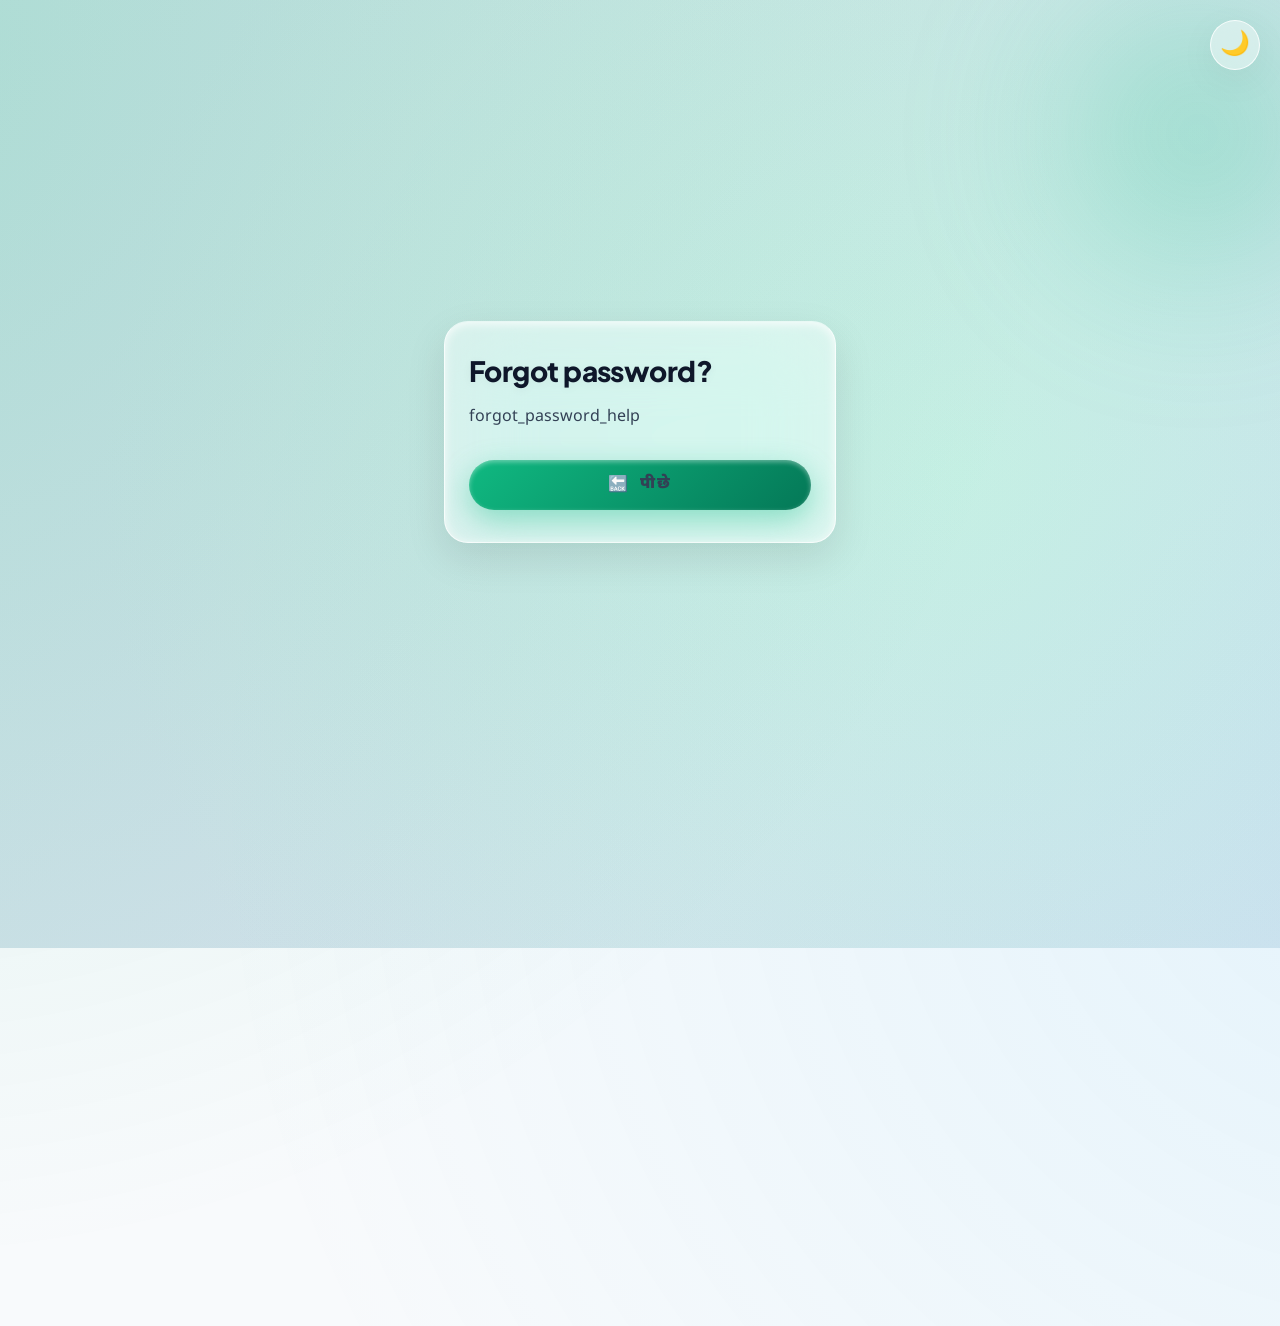
<file: farming-assistant/frontend/forgot-password.html>
<!DOCTYPE html>
<html lang="hi">
<head>
  <meta charset="UTF-8" />
  <meta name="viewport" content="width=device-width, initial-scale=1.0" />
  <title>FarmSaathi</title>
  <link rel="stylesheet" href="css/main.css" />
  <link rel="stylesheet" href="css/components.css" />
  <link rel="stylesheet" href="css/farmer-theme.css" />
  <link rel="stylesheet" href="css/visual-saas.css" />
  <link rel="stylesheet" href="css/design-system-3d.css" />
  <link rel="stylesheet" href="css/force-antigravity.css" />
</head>
<body class="auth-panel-wrap">
  <button class="theme-toggle-fab" aria-label="Toggle Theme">🌙</button>

  <div class="page-container" style="max-width: 440px; margin: 0 auto; min-height: 100vh; display: flex; align-items: center">
    <main class="auth-panel section glass-card" style="width: 100%; padding: var(--space-4) var(--space-3); position:relative; z-index:10;">
      <h1 data-i18n="forgot_password">Forgot Password?</h1>
      <p data-i18n="forgot_password_help">कृपया सपोर्ट से संपर्क करें या नया खाता बनाएं।</p>
      <a class="btn btn-primary btn--block" href="login.html" style="margin-top: var(--space-2); text-decoration: none">
        <span>🔙</span><span data-i18n="back">Back</span>
      </a>
    </main>
  </div>
    <script src="js/theme.js"></script>
  <script src="js/ui.js"></script>
  <script src="js/app.js"></script>
    <script>
    document.addEventListener("DOMContentLoaded", () => applyTranslations(document));
  </script>
  <script src="js/translations.js"></script>
  <script src="js/main.js"></script>
</body>
</html>
</file>
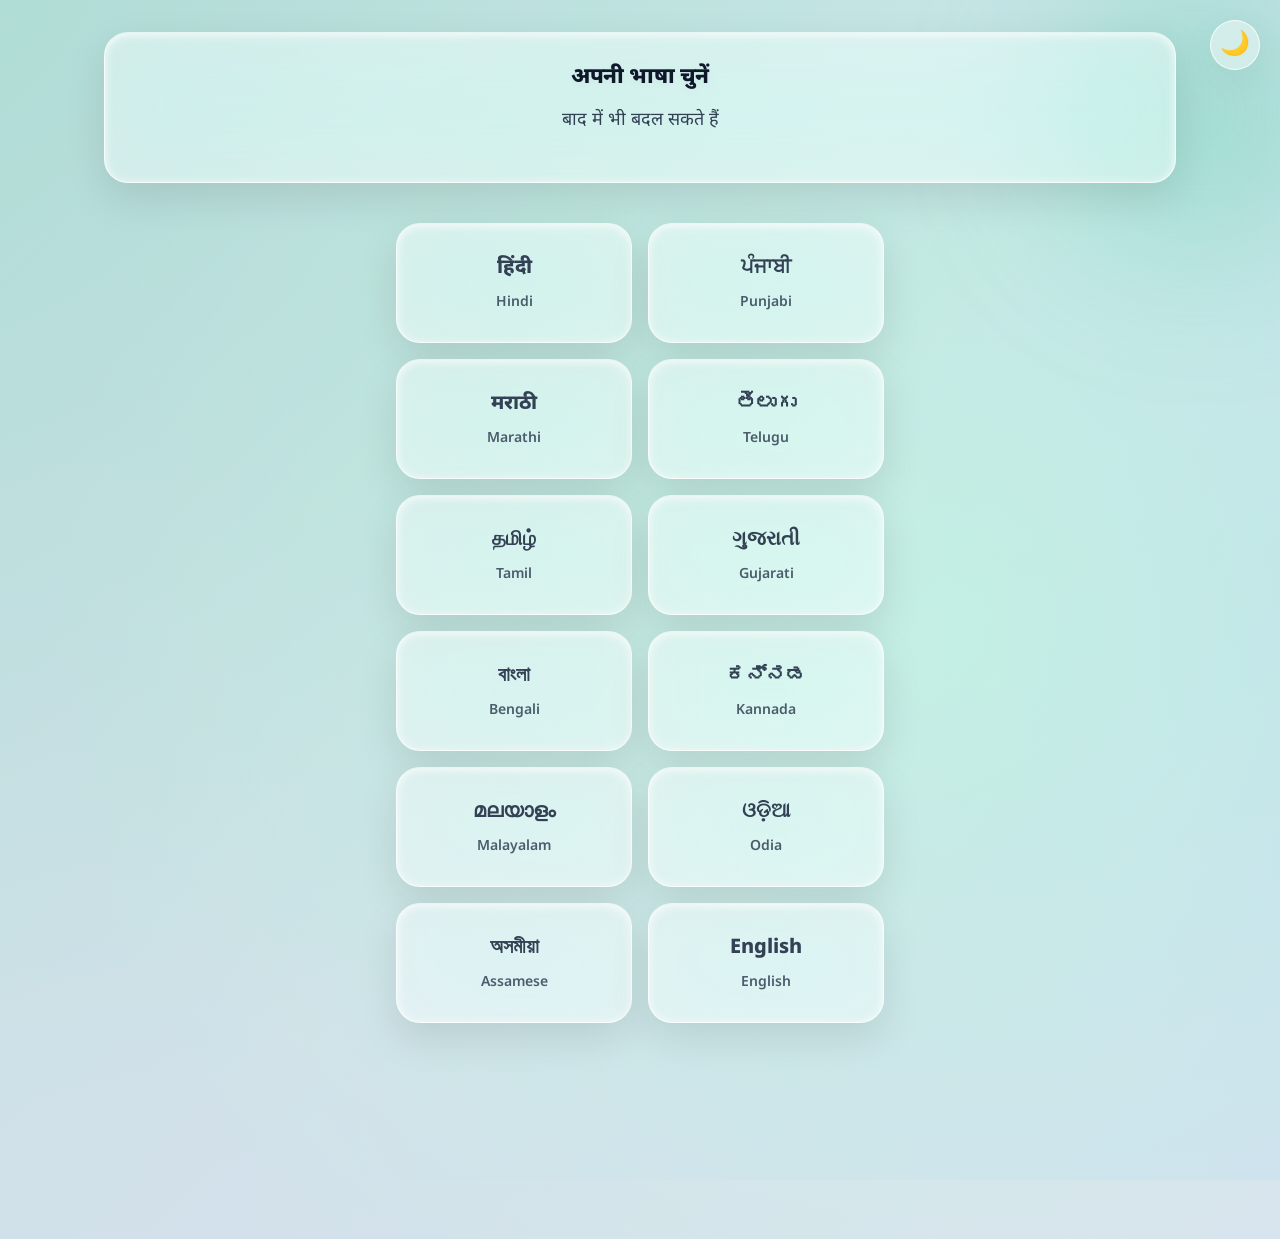
<file: farming-assistant/frontend/language-select.html>
<!DOCTYPE html>
<html lang="hi">
<head>
  <meta charset="UTF-8" />
  <meta name="viewport" content="width=device-width, initial-scale=1.0" />
  <title data-i18n="lang_title">Language</title>
  <link rel="stylesheet" href="css/main.css" />
  <link rel="stylesheet" href="css/components.css" />
  <link rel="stylesheet" href="css/farmer-theme.css" />
  <link rel="stylesheet" href="css/visual-saas.css" />
  <link rel="stylesheet" href="css/design-system-3d.css" />
  <link rel="stylesheet" href="css/force-antigravity.css" />
</head>
<body>
  <button class="theme-toggle-fab" aria-label="Toggle Theme">🌙</button>

  <div class="page-container">
    <main class="hero section glass-card" style="text-align: center; padding: var(--space-4) var(--space-3); margin-top: var(--space-2)">
      <h1 data-i18n="lang_title">Choose language</h1>
      <p data-i18n="lang_sub" style="font-size: 18px"></p>
    </main>
    <div class="lang-grid section" id="lang-grid"></div>
  </div>
    <script src="js/theme.js"></script>
  <script src="js/ui.js"></script>
  <script src="js/app.js"></script>
    <script>
    const COLORS = ["#FFCDD2","#F8BBD9","#E1BEE7","#D1C4E9","#C5CAE9","#BBDEFB","#B3E5FC","#B2EBF2","#C8E6C9","#DCEDC8","#FFF9C4","#FFE0B2"];
    const LANGS = [
      { code: "hi", native: "हिंदी", region: "Hindi" },
      { code: "pa", native: "ਪੰਜਾਬੀ", region: "Punjabi" },
      { code: "mr", native: "मराठी", region: "Marathi" },
      { code: "te", native: "తెలుగు", region: "Telugu" },
      { code: "ta", native: "தமிழ்", region: "Tamil" },
      { code: "gu", native: "ગુજરાતી", region: "Gujarati" },
      { code: "bn", native: "বাংলা", region: "Bengali" },
      { code: "kn", native: "ಕನ್ನಡ", region: "Kannada" },
      { code: "ml", native: "മലയാളം", region: "Malayalam" },
      { code: "or", native: "ଓଡ଼ିଆ", region: "Odia" },
      { code: "as", native: "অসমীয়া", region: "Assamese" },
      { code: "en", native: "English", region: "English" },
    ];
    document.addEventListener("DOMContentLoaded", () => {
      applyTranslations(document);
      const grid = document.getElementById("lang-grid");
      LANGS.forEach((L, i) => {
        const b = document.createElement("button");
        b.type = "button";
        b.className = "lang-card glass-card";
        b.style.background = COLORS[i % COLORS.length];
        b.innerHTML = "<span>" + L.native + "</span><span class=\"region\">" + L.region + "</span>";
        b.addEventListener("click", () => {
          localStorage.setItem("selectedLanguage", L.code);
          window.showToast?.("success", L.native);
          setTimeout(() => {
            window.location.href = "login.html";
          }, 400);
        });
        grid.appendChild(b);
      });
    });
  </script>
  <script src="js/translations.js"></script>
  <script src="js/main.js"></script>
</body>
</html>
</file>
<file: farming-assistant/frontend/css/main.css>
@import url("themes.css");
@import url("responsive.css");

*,
*::before,
*::after {
  box-sizing: border-box;
}

body {
  margin: 0;
  min-height: 100vh;
  padding-bottom: 100px;
  position: relative;
  overflow-x: hidden;
}

/* Atmospheric page background */
body::before {
  content: "";
  position: fixed;
  inset: 0;
  z-index: -2;
  background: var(--gradient-mesh), var(--bg-primary);
  pointer-events: none;
}

body::after {
  content: "";
  position: fixed;
  inset: 0;
  z-index: -1;
  background: var(--gradient-primary-soft);
  opacity: 0.85;
  pointer-events: none;
}

@keyframes fs-fade-up {
  from {
    opacity: 0;
    transform: translateY(12px);
  }
  to {
    opacity: 1;
    transform: translateY(0);
  }
}

.fs-app .page-main,
.fs-app .page-main-tight,
.fs-app .dash-content,
.fs-app .finance-cards,
.fs-app .page-title-bar,
.dash-content,
.page-main,
.page-main-tight {
  animation: fs-fade-up 0.55s var(--ease-out) both;
}

/* —— Buttons —— */
button,
.btn,
.btn-block {
  min-height: var(--btn-height);
  font-size: var(--font-size-base);
  font-weight: 700;
  font-family: var(--font-display);
  border-radius: var(--radius-md);
  padding: 0 var(--space-3);
  cursor: pointer;
  border: none;
  transition:
    transform 0.2s var(--ease-spring),
    box-shadow 0.25s var(--ease-out),
    filter 0.2s ease;
  display: inline-flex;
  align-items: center;
  justify-content: center;
  gap: 8px;
}

.btn-block {
  width: 100%;
}

.btn-green {
  background: var(--gradient-primary);
  color: var(--text-on-primary);
  box-shadow: var(--shadow-glow-primary);
}

.btn-green:hover {
  transform: translateY(-2px);
  filter: brightness(1.05);
  box-shadow: 0 12px 36px rgba(5, 150, 105, 0.35);
}

.btn-green:active {
  transform: scale(0.97) translateY(0);
}

.btn-red {
  background: linear-gradient(135deg, #fb7185, var(--danger));
  color: #fff;
  box-shadow: 0 6px 24px rgba(239, 68, 68, 0.35);
}

.btn-red:hover {
  transform: translateY(-2px);
  filter: brightness(1.06);
}

.btn-red:active {
  transform: scale(0.97);
}

/* Voice FAB - DISABLED (Replaced by Chatbot Widget) */
#voice-btn {
  display: none !important;
}

@keyframes pulse-red-mic {
  to {
    box-shadow: 0 0 0 28px rgba(239, 68, 68, 0);
  }
}

@keyframes pulse-orange {
  to {
    box-shadow: 0 0 0 28px rgba(245, 158, 11, 0);
  }
}

@keyframes plant-grow {
  0% {
    transform: scaleY(0.5);
    opacity: 0;
    filter: blur(4px);
  }
  50% {
    transform: scaleY(1.08);
    filter: blur(0);
  }
  100% {
    transform: scaleY(1);
    opacity: 1;
    filter: blur(0);
  }
}

.plant-loader {
  font-size: 80px;
  display: inline-block;
  transform-origin: bottom center;
  animation: plant-grow 1.5s var(--ease-spring) infinite alternate;
}

.voice-bubbles {
  position: fixed;
  bottom: 170px;
  right: 20px;
  max-width: 320px;
  z-index: 998;
  display: flex;
  flex-direction: column;
  gap: var(--space-2);
}

.voice-bubble {
  padding: var(--space-2) var(--space-3);
  border-radius: var(--radius-xl);
  font-size: var(--font-size-base);
  box-shadow: var(--shadow-md);
  animation: bubble-in 0.45s var(--ease-out) forwards;
  opacity: 0;
  transform: translateY(12px) scale(0.96);
}

@keyframes bubble-in {
  to {
    opacity: 1;
    transform: translateY(0) scale(1);
  }
}

.voice-bubble.user {
  background: var(--bg-elevated);
  border: var(--glass-border);
  border-bottom-right-radius: 6px;
  align-self: flex-end;
  backdrop-filter: var(--glass-blur);
}

.voice-bubble.ai {
  background: var(--gradient-primary-soft);
  border: var(--border-color);
  border-bottom-left-radius: 6px;
  align-self: flex-start;
}

.hidden {
  display: none !important;
}

.err {
  color: var(--danger);
  font-size: var(--font-size-sm);
  margin-top: var(--space-1);
  font-weight: 600;
}


/* Voice Chat History */
#voice-chat-history {
  display: flex;
  flex-direction: column;
  gap: var(--space-2);
}

.voice-msg {
  padding: var(--space-2) var(--space-3);
  border-radius: var(--radius-lg);
  font-size: var(--font-size-base);
  line-height: 1.5;
  word-wrap: break-word;
  animation: msg-slide-in 0.3s var(--ease-out) forwards;
}

@keyframes msg-slide-in {
  from {
    opacity: 0;
    transform: translateY(8px);
  }
  to {
    opacity: 1;
    transform: translateY(0);
  }
}

.user-msg {
  background: var(--color-primary);
  color: white;
  margin-left: auto;
  max-width: 85%;
  border-radius: 16px 4px 16px 16px;
  box-shadow: 0 2px 8px rgba(5, 150, 105, 0.2);
}

.ai-msg {
  background: var(--color-surface);
  color: var(--text-primary);
  margin-right: auto;
  max-width: 85%;
  border-radius: 4px 16px 16px 16px;
  border: 1px solid var(--color-border);
  box-shadow: 0 2px 8px rgba(0, 0, 0, 0.08);
}

.loading-msg {
  display: flex;
  align-items: center;
  justify-content: center;
  min-height: 44px;
}

.loading-dots {
  font-size: 20px;
  letter-spacing: 4px;
  animation: dots-pulse 1.4s infinite;
}

@keyframes dots-pulse {
  0%, 60%, 100% {
    opacity: 0.3;
  }
  30% {
    opacity: 1;
  }
}

/* Voice Toast Stack */
.voice-toast-stack {
  position: fixed;
  bottom: 170px;
  right: 20px;
  max-width: 320px;
  z-index: 998;
  display: flex;
  flex-direction: column;
  gap: var(--space-2);
  pointer-events: none;
}

.voice-toast {
  padding: var(--space-2) var(--space-3);
  border-radius: var(--radius-lg);
  font-size: var(--font-size-sm);
  box-shadow: var(--shadow-md);
  opacity: 0;
  transform: translateY(20px) scale(0.9);
  transition: all 0.3s var(--ease-out);
  pointer-events: auto;
}

.voice-toast.show {
  opacity: 1;
  transform: translateY(0) scale(1);
}

.voice-toast.user {
  background: var(--color-primary);
  color: white;
  align-self: flex-end;
}

.voice-toast.ai {
  background: var(--color-surface);
  color: var(--text-primary);
  border: 1px solid var(--color-border);
  align-self: flex-start;
}


/* ========== DISEASE RESULT ENHANCEMENTS ========== */

.disease-result-card {
  padding: var(--space-4);
  animation: result-fade-in 0.6s ease-out;
}

@keyframes result-fade-in {
  from {
    opacity: 0;
    transform: translateY(20px) scale(0.95);
  }
  to {
    opacity: 1;
    transform: translateY(0) scale(1);
  }
}

.result-header {
  text-align: center;
  margin-bottom: var(--space-4);
}

.result-icon-large {
  font-size: 64px;
  margin-bottom: var(--space-2);
  animation: icon-bounce 0.6s ease-out;
}

@keyframes icon-bounce {
  0%, 100% {
    transform: scale(1);
  }
  50% {
    transform: scale(1.1);
  }
}

.result-title {
  font-size: 24px;
  font-weight: 800;
  margin: var(--space-2) 0;
  color: var(--text-primary);
  line-height: 1.3;
}

.status-badge {
  display: inline-block;
  padding: 6px 16px;
  border-radius: 20px;
  font-size: 14px;
  font-weight: 700;
  margin-top: var(--space-2);
}

.status-healthy {
  background: #E8F5E9;
  color: #2E7D32;
  border: 2px solid #4CAF50;
}

.status-attention {
  background: #FFF3E0;
  color: #E65100;
  border: 2px solid #FF9800;
}

.crop-info {
  background: var(--color-surface);
  padding: var(--space-2) var(--space-3);
  border-radius: 12px;
  margin-bottom: var(--space-3);
  border-left: 4px solid var(--color-primary);
  font-size: 16px;
}

.confidence-section {
  margin: var(--space-3) 0;
  padding: var(--space-3);
  background: var(--color-surface);
  border-radius: 16px;
  box-shadow: 0 2px 12px rgba(0, 0, 0, 0.08);
}

.conf-label {
  display: flex;
  justify-content: space-between;
  align-items: center;
  margin-bottom: var(--space-2);
  font-weight: 600;
}

.conf-value {
  font-size: 24px;
  font-weight: 800;
  color: var(--color-primary);
}

.conf-bar-wrap {
  height: 12px;
  background: #E0E0E0;
  border-radius: 20px;
  overflow: hidden;
  position: relative;
}

.conf-bar {
  height: 100%;
  width: 0;
  border-radius: 20px;
  transition: width 0.8s cubic-bezier(0.4, 0, 0.2, 1);
  box-shadow: 0 2px 8px rgba(0, 0, 0, 0.2);
}

.ai-advice-section {
  background: linear-gradient(135deg, #E3F2FD 0%, #F3E5F5 100%);
  padding: var(--space-3);
  border-radius: 16px;
  margin: var(--space-3) 0;
  border-left: 4px solid #1976D2;
}

.ai-advice-section h3 {
  margin: 0 0 var(--space-2) 0;
  font-size: 18px;
  font-weight: 700;
  color: #1565C0;
}

.ai-advice-section p {
  margin: 0;
  line-height: 1.6;
  color: #424242;
}

.top-predictions {
  background: var(--color-surface);
  padding: var(--space-3);
  border-radius: 12px;
  margin: var(--space-3) 0;
  border: 1px solid var(--color-border);
}

.top-predictions h4 {
  margin: 0 0 var(--space-2) 0;
  font-size: 16px;
  font-weight: 700;
  color: var(--text-secondary);
}

.top-predictions ul {
  list-style: none;
  padding: 0;
  margin: 0;
}

.top-predictions li {
  padding: var(--space-2) 0;
  border-bottom: 1px solid var(--color-border);
  display: flex;
  justify-content: space-between;
  align-items: center;
}

.top-predictions li:last-child {
  border-bottom: none;
}

.pred-conf {
  font-weight: 700;
  color: var(--text-secondary);
  font-size: 14px;
}

.info-details {
  margin: var(--space-2) 0;
  border: 1px solid var(--color-border);
  border-radius: 12px;
  overflow: hidden;
  background: var(--color-surface);
}

.info-details summary {
  padding: var(--space-2) var(--space-3);
  cursor: pointer;
  font-weight: 700;
  background: var(--color-surface);
  transition: background 0.2s ease;
  user-select: none;
}

.info-details summary:hover {
  background: var(--color-border);
}

.info-details p {
  padding: var(--space-2) var(--space-3);
  margin: 0;
  line-height: 1.6;
  border-top: 1px solid var(--color-border);
}

.helpline-btn {
  margin-top: var(--space-4);
  font-size: 16px;
  padding: var(--space-3);
  border-radius: 12px;
}

/* ========== LOADING STATE ========== */
.loading-state {
  text-align: center;
  padding: var(--space-5);
  animation: fade-in 0.3s ease-out;
}

.loading-spinner {
  display: flex;
  flex-direction: column;
  align-items: center;
  gap: var(--space-2);
}

.spinner-icon {
  font-size: 64px;
  animation: plant-grow 1.5s var(--ease-spring) infinite alternate;
}

.spinner-text {
  font-size: 20px;
  font-weight: 700;
  color: var(--text-primary);
}

.spinner-subtext {
  font-size: 14px;
  color: var(--text-secondary);
  animation: pulse 1.5s infinite;
}

@keyframes fade-in {
  from { opacity: 0; }
  to { opacity: 1; }
}

/* ========== ERROR STATE ========== */
.error-state {
  text-align: center;
  padding: var(--space-4);
  animation: fade-in 0.3s ease-out;
}

.error-icon {
  font-size: 64px;
  margin-bottom: var(--space-2);
}

.error-title {
  font-size: 24px;
  font-weight: 800;
  color: var(--danger);
  margin-bottom: var(--space-2);
}

.error-message {
  font-size: 16px;
  color: var(--text-secondary);
  margin-bottom: var(--space-3);
  line-height: 1.6;
}

.error-help {
  background: rgba(239, 68, 68, 0.05);
  padding: var(--space-3);
  border-radius: 12px;
  margin-bottom: var(--space-3);
  text-align: left;
}

.error-help p {
  font-weight: 700;
  margin-bottom: var(--space-1);
}

.error-help ul {
  margin: 0;
  padding-left: var(--space-3);
  color: var(--text-secondary);
}

.error-help li {
  margin-bottom: 4px;
}
</file>
<file: farming-assistant/frontend/css/components.css>
/* Layout: header, cards, bottom nav, forms */
.app-header {
  position: sticky;
  top: 0;
  z-index: 50;
  display: flex;
  align-items: center;
  justify-content: space-between;
  padding: 12px 16px;
  background: var(--color-primary);
  color: #fff;
  min-height: 64px;
}

.app-header .brand {
  display: flex;
  align-items: center;
  gap: 10px;
  font-size: 22px;
  font-weight: 800;
}

.app-header .brand .logo {
  font-size: 40px;
  line-height: 1;
}

.header-actions {
  display: flex;
  gap: 12px;
  align-items: center;
}

.icon-btn {
  min-height: 48px;
  min-width: 48px;
  padding: 0;
  border-radius: var(--radius-md);
  background: rgba(255, 255, 255, 0.2);
  color: #fff;
  font-size: 28px;
}

.hero {
  padding: var(--spacing-md);
}

.hero h1 {
  font-size: var(--font-size-xl);
  margin: 0 0 8px;
}

.nav-grid {
  display: grid;
  grid-template-columns: 1fr 1fr;
  gap: 16px;
  padding: 16px;
  max-width: 560px;
  margin: 0 auto;
}

.nav-card {
  height: 160px;
  border-radius: var(--radius-lg);
  background: linear-gradient(135deg, var(--color-primary-light), var(--color-primary)); color: #fff;
  box-shadow: var(--shadow-md);
  display: flex;
  flex-direction: column;
  align-items: center;
  justify-content: center;
  gap: 8px;
  text-decoration: none;
  color: var(--text-on-primary);
  font-weight: 800;
  font-size: 20px;
  transition: transform 0.12s ease;
}

.nav-card:active {
  transform: scale(0.97);
}

.nav-card .emoji {
  font-size: 48px;
  line-height: 1;
}

.bottom-nav {
  position: fixed;
  bottom: 0;
  left: 0;
  right: 0;
  display: flex;
  justify-content: space-around;
  background: var(--bg-card); backdrop-filter: var(--glass-blur); border: var(--glass-border);
  border-top: var(--glass-border); backdrop-filter: var(--glass-blur); background: var(--glass-bg);
  padding: 8px 0;
  z-index: 100;
}

.bottom-nav a {
  flex: 1;
  text-align: center;
  text-decoration: none;
  color: #666;
  font-size: 14px;
  font-weight: 700;
  padding: 8px;
}

.bottom-nav a.active {
  color: var(--color-primary);
}

.bottom-nav .ni {
  font-size: 32px;
  display: block;
  line-height: 1.2;
}

.card {
  background: var(--bg-card); backdrop-filter: var(--glass-blur); border: var(--glass-border);
  border-radius: var(--radius-lg);
  padding: 16px;
  box-shadow: var(--shadow-md);
}

.lang-grid {
  display: grid;
  grid-template-columns: repeat(2, 1fr);
  gap: 16px;
  padding: 16px;
  max-width: 520px;
  margin: 0 auto;
}

.lang-card {
  width: 100%;
  min-height: 120px;
  border-radius: var(--radius-lg);
  border: 2px solid var(--border-color);
  font-size: 20px;
  font-weight: 800;
  display: flex;
  flex-direction: column;
  align-items: center;
  justify-content: center;
  cursor: pointer;
  color: #111;
}

.lang-card .region {
  font-size: 14px;
  font-weight: 600;
  opacity: 0.85;
  margin-top: 4px;
}

.phone-input {
  width: 100%;
  max-width: 400px;
  font-size: 28px;
  padding: 16px;
  text-align: center;
  letter-spacing: 4px;
  border: 2px solid var(--color-primary);
  border-radius: var(--radius-md);
}

.otp-row {
  display: flex;
  gap: 8px;
  justify-content: center;
  flex-wrap: wrap;
}

.otp-box {
  width: 52px;
  height: 60px;
  font-size: 28px;
  text-align: center;
  border: 2px solid var(--border-color);
  border-radius: 8px;
}

.state-grid {
  display: flex;
  flex-direction: column;
  gap: 12px;
  max-height: 60vh;
  overflow-y: auto;
  padding: 8px;
}

.state-card {
  min-height: 72px;
  text-align: left;
  padding: 16px;
  border-radius: var(--radius-md);
  border: 2px solid var(--color-primary);
  background: var(--bg-card); backdrop-filter: var(--glass-blur); border: var(--glass-border);
  display: flex;
  flex-direction: column;
  gap: 4px;
}

.state-card .big {
  font-size: 22px;
  font-weight: 800;
}

.state-card .small {
  font-size: 16px;
  color: #444;
}

select.big-select {
  width: 100%;
  font-size: 22px;
  padding: 16px;
  min-height: 60px;
  border-radius: var(--radius-md);
}

.crop-grid {
  display: grid;
  grid-template-columns: repeat(2, 1fr);
  gap: 12px;
}

.crop-btn {
  min-height: 80px;
  font-size: 20px;
  background: var(--bg-card); backdrop-filter: var(--glass-blur); border: var(--glass-border);
  border: 3px solid var(--color-warning);
}

.slider-row {
  padding: 16px 0;
}

.slider-row input[type="range"] {
  width: 100%;
  height: 32px;
}

.irr-row {
  display: flex;
  gap: 16px;
  justify-content: center;
  flex-wrap: wrap;
}

.irr-row button {
  min-width: 140px;
  font-size: 22px;
}

.demo-banner {
  background: var(--color-warning);
  color: #111;
  padding: 12px;
  text-align: center;
  font-weight: 700;
}

.field-art {
  height: 140px;
  background: linear-gradient(180deg, #87ceeb 0%, #9ccc65 40%, #558b2f 100%);
  border-radius: 0 0 24px 24px;
  margin: -8px -8px 16px;
}

.weather-today .weather-big {
  display: flex;
  align-items: center;
  gap: 16px;
}

.temp-range {
  font-size: 28px;
  font-weight: 800;
}

.advice-banner {
  margin-top: 12px;
  padding: 12px;
  border-radius: 8px;
  font-weight: 700;
}

.advice-rain {
  background: #ffecb3;
  color: #333;
}

.advice-ok {
  background: #c8e6c9;
}

.advice-banner-green {
  background: #c8e6c9;
  color: var(--text-on-primary);
  border: 2px solid #2e7d32;
}

.advice-banner-yellow {
  background: #fff9c4;
  color: #5d4037;
  border: 2px solid #f57f17;
}

.advice-banner-red {
  background: #ffcdd2;
  color: #b71c1c;
  border: 2px solid #c62828;
}

.voice-toast-stack {
  position: fixed;
  bottom: 150px;
  right: 16px;
  left: 16px;
  max-width: 400px;
  margin-left: auto;
  z-index: 998;
  display: flex;
  flex-direction: column;
  gap: 10px;
  pointer-events: none;
}

.voice-toast {
  padding: 14px 18px;
  border-radius: 14px;
  font-size: 18px;
  font-weight: 700;
  box-shadow: 0 6px 20px rgba(0, 0, 0, 0.15);
  opacity: 0;
  transform: translateY(12px);
  transition: opacity 0.25s ease, transform 0.25s ease;
  border: 2px solid #333;
}

.voice-toast.show {
  opacity: 1;
  transform: translateY(0);
}

.voice-toast.user {
  background: #e8f5e9;
  align-self: flex-end;
}

.voice-toast.ai {
  background: #fff3e0;
  border-color: #ff6f00;
  align-self: flex-end;
}

.weather-scroll {
  display: flex;
  gap: 12px;
  overflow-x: auto;
  padding: 8px 0;
  margin-top: 12px;
}

.weather-mini {
  min-width: 120px;
  flex-shrink: 0;
  text-align: center;
  font-weight: 700;
}

.alert-banner {
  margin: 8px 16px;
  padding: 12px;
  border-radius: 8px;
  font-weight: 700;
}

.alert-red {
  background: #ffcdd2;
  color: #b71c1c;
}

.alert-yellow {
  background: #fff9c4;
  color: #f57f17;
}

.alert-blue {
  background: #bbdefb;
  color: #0d47a1;
}

.finance-cards {
  display: flex;
  flex-direction: column;
  gap: 12px;
  padding: 16px;
  max-width: 520px;
  margin: 0 auto;
}

.finance-cards a {
  text-decoration: none;
  color: inherit;
}

.fin-card {
  display: flex;
  align-items: center;
  gap: 16px;
  padding: 20px;
  background: var(--bg-card); backdrop-filter: var(--glass-blur); border: var(--glass-border);
  border-radius: var(--radius-lg);
  border: 2px solid var(--color-primary);
  min-height: 88px;
}

.fin-card .e {
  font-size: 48px;
}

.fin-card .t {
  font-size: 22px;
  font-weight: 800;
}

/* —— FarmSaathi nav + auth + dashboard —— */
.farmsaathi-nav {
  display: flex;
  align-items: center;
  justify-content: space-between;
  gap: 8px;
  flex-wrap: wrap;
  padding: 10px 12px;
  background: var(--bg-sidebar); backdrop-filter: var(--glass-blur); border-right: var(--glass-border);
  color: var(--text-on-dark, #e8f5e3);
  position: sticky;
  top: 0;
  z-index: 100;
  box-shadow: var(--shadow-sm, 0 2px 8px rgba(0, 0, 0, 0.15));
}

.nav-brand-link {
  display: flex;
  align-items: center;
  gap: 8px;
  color: inherit;
  text-decoration: none;
  font-weight: 800;
}

.nav-center {
  flex: 1;
  text-align: center;
  font-size: 14px;
  opacity: 0.95;
  min-width: 120px;
}

.nav-actions {
  display: flex;
  align-items: center;
  gap: 6px;
  flex-wrap: wrap;
}

.nav-text-btn {
  display: inline-flex;
  align-items: center;
  gap: 6px;
  padding: 8px 12px;
  border-radius: var(--radius-md, 12px);
  border: 1px solid rgba(255, 255, 255, 0.2);
  background: rgba(255, 255, 255, 0.08);
  color: inherit;
  font-size: 14px;
  cursor: pointer;
  text-decoration: none;
}

.nav-lang-wrap {
  position: relative;
}

.lang-dropdown {
  position: absolute;
  right: 0;
  top: 100%;
  margin-top: 4px;
  background: var(--bg-card); backdrop-filter: var(--glass-blur); border: var(--glass-border);
  color: var(--text-primary, #111);
  border-radius: var(--radius-md);
  box-shadow: var(--shadow-md);
  min-width: 180px;
  max-height: 280px;
  overflow-y: auto;
  z-index: 200;
}

.lang-opt {
  display: block;
  width: 100%;
  text-align: left;
  padding: 10px 14px;
  border: none;
  background: none;
  cursor: pointer;
  font-size: 15px;
}

.lang-opt:hover {
  background: var(--color-primary-pale, #e8f5e9);
}

.notif-badge {
  background: var(--danger, #c0392b);
  color: #fff;
  border-radius: 10px;
  padding: 0 6px;
  font-size: 12px;
}

.voice-float-btn {
  position: fixed;
  right: 16px;
  bottom: 88px;
  z-index: 999;
  width: auto;
  min-height: var(--btn-height, 56px);
  padding: 12px 16px;
  border-radius: 999px;
  border: none;
  background: linear-gradient(135deg, #f4a261, #e76f51);
  color: #fff;
  font-weight: 700;
  display: flex;
  align-items: center;
  gap: 8px;
  cursor: pointer;
  box-shadow: 0 6px 20px rgba(231, 111, 81, 0.45);
}

.voice-float-btn .voice-mic {
  font-size: 24px;
}

.auth-split {
  min-height: 100vh;
  display: flex;
  flex-direction: column;
}

@media (min-width: 900px) {
  .auth-split {
    flex-direction: row;
  }
}

.auth-illustration {
  flex: 1;
  display: flex;
  flex-direction: column;
  align-items: center;
  justify-content: center;
  padding: 32px;
  background: linear-gradient(135deg, #0f172a 0%, #064e3b 100%); position: relative; overflow: hidden;
  color: #fff;
  text-align: center;
}

.auth-illustration h1 {
  margin: 16px 0 8px;
  font-size: 2rem;
}

.auth-panel {
  flex: 1;
  max-width: 480px;
  margin: 0 auto;
  padding: 24px 20px 80px;
  width: 100%;
}

.auth-form {
  display: flex;
  flex-direction: column;
  gap: 14px;
}

.auth-input {
  min-height: 52px;
  padding: 0 16px;
  border-radius: var(--radius-md, 12px);
  border: 1px solid var(--border-color); transition: all 0.2s ease;
  font-size: 16px;
  width: 100%;
  background: var(--bg-card); backdrop-filter: var(--glass-blur); border: var(--glass-border);
  color: var(--text-primary, #111);
}

.auth-input:focus {
  outline: none;
  border-color: var(--color-primary, #2d6a4f);
  box-shadow: 0 0 0 3px rgba(45, 106, 79, 0.2);
}

.btn-auth-primary {
  min-height: 52px;
  width: 100%;
  border: none;
  border-radius: var(--radius-md, 12px);
  background: var(--color-primary, #2d6a4f);
  color: var(--text-on-primary, #fff);
  font-size: 17px;
  font-weight: 700;
  cursor: pointer;
  display: inline-flex;
  align-items: center;
  justify-content: center;
  gap: 10px;
  transition: transform 0.15s;
}

.btn-auth-primary:hover {
  transform: scale(1.02);
}

.divider {
  text-align: center;
  margin: 20px 0;
  color: var(--text-muted, #888);
}

.form-row {
  display: flex;
  justify-content: space-between;
  align-items: center;
  flex-wrap: wrap;
  gap: 8px;
  font-size: 14px;
}

.auth-footer {
  text-align: center;
  margin-top: 24px;
}

.dash-layout {
  display: flex;
  min-height: 100vh;
  padding-bottom: 72px;
}

.dash-sidebar {
  display: none;
  width: 240px;
  flex-shrink: 0;
  background: var(--bg-sidebar); backdrop-filter: var(--glass-blur); border-right: var(--glass-border);
  color: var(--text-on-dark, #e8f5e3);
  padding: 16px;
}

@media (min-width: 900px) {
  .dash-sidebar {
    display: block;
  }
}

.sb-nav {
  display: flex;
  flex-direction: column;
  gap: 6px;
  margin-top: 16px;
}

.sb-nav a,
.sb-linkbtn {
  display: flex;
  align-items: center;
  gap: 10px;
  padding: 12px;
  border-radius: 10px;
  color: inherit;
  text-decoration: none;
  border: none;
  background: rgba(255, 255, 255, 0.1); border-radius: var(--radius-sm);
  cursor: pointer;
  font: inherit;
  text-align: left;
}

.sb-nav a:hover,
.sb-linkbtn:hover {
  background: rgba(255, 255, 255, 0.12);
}

.dash-main {
  flex: 1;
  min-width: 0;
}

.dash-content {
  padding: 12px;
  max-width: 1100px;
  margin: 0 auto;
}

.welcome-row {
  display: grid;
  gap: 16px;
}

@media (min-width: 700px) {
  .welcome-row {
    grid-template-columns: 1fr 1fr;
    align-items: start;
  }
}

.quick-grid {
  display: grid;
  grid-template-columns: repeat(2, 1fr);
  gap: 12px;
  margin-top: 16px;
}

@media (min-width: 600px) {
  .quick-grid {
    grid-template-columns: repeat(3, 1fr);
  }
}

.q-card {
  display: flex;
  flex-direction: column;
  align-items: center;
  gap: 8px;
  padding: 20px 12px;
  background: var(--bg-card); backdrop-filter: var(--glass-blur); border: var(--glass-border);
  border-radius: var(--radius-lg, 16px);
  text-decoration: none;
  color: var(--text-primary, #111);
  box-shadow: var(--shadow-sm);
  text-align: center;
  font-weight: 600;
  min-height: 100px;
}

.qc-ico {
  font-size: 36px;
}

.stats-row {
  display: flex;
  flex-wrap: wrap;
  gap: 8px;
  margin-top: 16px;
}

.stat-pill {
  padding: 10px 14px;
  background: var(--bg-secondary, #f0f4ec);
  border-radius: 999px;
  font-size: 14px;
}

.two-col {
  display: grid;
  gap: 12px;
  margin-top: 16px;
}

@media (min-width: 700px) {
  .two-col {
    grid-template-columns: 1fr 1fr;
  }
}

.pred-list,
.alert-list {
  margin: 0;
  padding-left: 20px;
}

.sr-only {
  position: absolute;
  width: 1px;
  height: 1px;
  overflow: hidden;
  clip: rect(0, 0, 0, 0);
}

.pw-meter {
  font-size: 13px;
  font-weight: 700;
}

.hint {
  font-size: 13px;
  min-height: 18px;
}

.muted-small {
  font-size: 12px;
  color: var(--text-muted, #888);
}

.listening-red {
  animation: pulse-red 1s infinite;
}

@keyframes pulse-red {
  0%,
  100% {
    box-shadow: 0 0 0 0 rgba(231, 76, 60, 0.6);
  }
  50% {
    box-shadow: 0 0 0 14px rgba(231, 76, 60, 0);
  }
}

.tabs {
  display: flex;
  flex-wrap: wrap;
  gap: 6px;
  margin-bottom: 12px;
}

.tab-btn {
  padding: 8px 10px;
  border-radius: 999px;
  border: 1px solid var(--border-color, #ccc);
  background: var(--bg-card); backdrop-filter: var(--glass-blur); border: var(--glass-border);
  cursor: pointer;
  font-size: 13px;
}

.tab-btn.active {
  background: var(--color-primary, #2d6a4f);
  color: var(--text-on-primary, #fff);
}

.fab-post {
  position: fixed;
  right: 16px;
  bottom: 80px;
  z-index: 50;
  padding: 14px 18px;
  border-radius: 999px;
  border: none;
  background: var(--color-primary, #2d6a4f);
  color: #fff;
  font-weight: 700;
  display: flex;
  align-items: center;
  gap: 8px;
  cursor: pointer;
  box-shadow: var(--shadow-md, 0 4px 16px rgba(0, 0, 0, 0.2));
}

.auth-illustration::before {
  content: "";
  position: absolute;
  top: -50%; left: -50%;
  width: 200%; height: 200%;
  background: radial-gradient(circle, rgba(52,211,153,0.15) 0%, transparent 60%);
  animation: rotate 20s linear infinite;
  pointer-events: none;
}
@keyframes rotate { 100% { transform: rotate(360deg); } }
.q-card:hover { transform: translateY(-5px); box-shadow: var(--shadow-lg); }
.nav-card:hover { transform: translateY(-5px); box-shadow: var(--shadow-lg); }
.bottom-nav { background: var(--bg-card); backdrop-filter: var(--glass-blur); border-top: var(--glass-border); box-shadow: 0 -4px 20px rgba(0,0,0,0.05); }

/* Global loader + toasts (ui.js) */
.fs-global-loader {
  position: fixed;
  inset: 0;
  z-index: 10000;
  display: flex;
  align-items: center;
  justify-content: center;
  background: rgba(15, 23, 42, 0.45);
  backdrop-filter: blur(6px);
  opacity: 0;
  pointer-events: none;
  transition: opacity 0.2s ease;
}

.fs-global-loader.is-visible {
  opacity: 1;
  pointer-events: auto;
}

.fs-loader-inner {
  display: flex;
  flex-direction: column;
  align-items: center;
  gap: 12px;
  padding: 28px 36px;
  border-radius: var(--radius-lg, 16px);
  background: var(--bg-card);
  box-shadow: var(--shadow-md);
  color: var(--text-primary, #111);
}

.fs-loader-text {
  font-weight: 700;
  font-size: 15px;
}

.fs-toast-stack {
  position: fixed;
  top: 72px;
  left: 12px;
  right: 12px;
  z-index: 10001;
  display: flex;
  flex-direction: column;
  align-items: stretch;
  gap: 10px;
  pointer-events: none;
  max-width: 420px;
  margin: 0 auto;
}

@media (min-width: 600px) {
  .fs-toast-stack {
    top: 80px;
    align-items: flex-end;
    margin-right: 24px;
    margin-left: auto;
  }
}

.fs-toast {
  pointer-events: auto;
  padding: 14px 18px;
  border-radius: 12px;
  font-size: 15px;
  font-weight: 600;
  line-height: 1.4;
  box-shadow: 0 8px 28px rgba(0, 0, 0, 0.18);
  border: 1px solid var(--border-color, rgba(0, 0, 0, 0.08));
  opacity: 0;
  transform: translateY(-8px);
  transition: opacity 0.25s ease, transform 0.25s ease;
  max-height: 200px;
  overflow-y: auto;
}

.fs-toast--show {
  opacity: 1;
  transform: translateY(0);
}

.fs-toast--success {
  background: linear-gradient(135deg, #d1fae5, #a7f3d0);
  color: #065f46;
  border-color: #34d399;
}

.fs-toast--error {
  background: linear-gradient(135deg, #fee2e2, #fecaca);
  color: #991b1b;
  border-color: #f87171;
}

.fs-toast--info {
  background: var(--bg-card);
  color: var(--text-primary, #111);
}

.fs-toast--warning {
  background: linear-gradient(135deg, #fef3c7, #fde68a);
  color: #92400e;
  border-color: #fbbf24;
}

.fs-spinner {
  display: inline-block;
  width: 18px;
  height: 18px;
  border: 2px solid rgba(255, 255, 255, 0.35);
  border-top-color: #fff;
  border-radius: 50%;
  animation: fs-spin 0.7s linear infinite;
  vertical-align: middle;
}

.btn .fs-spinner,
.btn-green .fs-spinner,
.btn-auth-primary .fs-spinner {
  border-color: rgba(0, 0, 0, 0.15);
  border-top-color: currentColor;
}

@keyframes fs-spin {
  to {
    transform: rotate(360deg);
  }
}

/* One top nav: hide duplicate page header when global nav is present */
body:has(#main-nav) > header.app-header {
  display: none;
}

/* Page title row for inner pages (optional) */
.page-title-bar {
  padding: 12px 16px 0;
  max-width: 1100px;
  margin: 0 auto;
}

.page-title-bar h1 {
  margin: 0;
  font-size: 1.35rem;
  font-weight: 800;
  color: var(--text-primary, #111);
}

.page-main-tight {
  padding: 16px;
  max-width: 560px;
  margin: 0 auto;
  padding-bottom: 100px;
}

.page-main {
  padding: 16px;
  max-width: 640px;
  margin: 0 auto;
  padding-bottom: 100px;
}

.advisor-card {
  padding: 16px;
  margin: 12px 0;
}

.advisor-card h2 {
  margin-top: 0;
}

.voice-main {
  padding-top: 32px;
  text-align: center;
  max-width: 520px;
}
</file>
<file: farming-assistant/frontend/css/farmer-theme.css>
@import url("visual-saas.css");
@import url("design-system-3d.css");

/* Extra contrast + tap targets */
a:focus-visible,
button:focus-visible {
  outline: 3px solid var(--color-primary-light);
  outline-offset: 3px;
}

input,
select {
  font-family: inherit;
  font-size: var(--font-size-lg);
}

.num-input {
  width: 100%;
  max-width: 200px;
  padding: 14px 16px;
  border-radius: var(--radius-md);
  border: 1px solid var(--border-color);
  background: var(--bg-card);
  transition: all 0.3s ease;
}

.num-input:focus {
  border-color: var(--color-primary);
  box-shadow: 0 0 0 4px rgba(16, 185, 129, 0.2);
  outline: none;
}

details summary {
  cursor: pointer;
  font-weight: 700;
  font-size: var(--font-size-lg);
  padding: 12px 0;
  transition: color 0.3s ease;
}

details summary:hover {
  color: var(--color-primary);
}

.result-title {
  font-size: var(--font-size-2xl);
  color: var(--color-primary-light);
}

.result-icon {
  font-size: 64px;
  text-align: center;
  animation: pulse-orange 2s infinite ease-in-out;
}

.conf-bar-wrap {
  height: 12px;
  background: var(--border-light);
  border-radius: 999px;
  overflow: hidden;
}

.conf-bar {
  height: 100%;
  border-radius: 999px;
  background: linear-gradient(90deg, var(--color-primary-light), var(--color-primary));
}

.badge-sev {
  display: inline-block;
  padding: 8px 16px;
  border-radius: 999px;
  background: linear-gradient(135deg, var(--warning), #d97706);
  color: #fff;
  font-weight: 700;
  margin: 8px 0;
  box-shadow: var(--shadow-sm);
}
</file>
<file: farming-assistant/frontend/css/visual-saas.css>
/* FarmSaathi — SaaS visual layer (loads after components.css via farmer-theme) */

/* —— Page chrome —— */
.app-header {
  background: var(--nav-glass-bg) !important;
  backdrop-filter: var(--glass-blur);
  -webkit-backdrop-filter: var(--glass-blur);
  border-bottom: var(--border-color);
  border-bottom-width: 1px;
  border-bottom-style: solid;
  color: var(--text-primary) !important;
  min-height: 64px;
  padding: var(--space-2) var(--space-3);
  box-shadow: var(--shadow-xs);
}

.app-header .brand {
  font-family: var(--font-display);
  font-size: var(--font-size-lg);
  font-weight: 800;
}

.icon-btn {
  background: var(--gradient-primary-soft) !important;
  border: var(--border-color);
  border-width: 1px;
  border-style: solid;
  color: var(--text-primary) !important;
  border-radius: var(--radius-md);
  transition: transform 0.2s var(--ease-spring), box-shadow 0.2s ease;
}

.icon-btn:hover {
  transform: scale(1.05);
  box-shadow: var(--shadow-sm);
}

.icon-btn:active {
  transform: scale(0.96);
}

/* —— Global top nav —— */
.farmsaathi-nav {
  background: var(--nav-glass-bg) !important;
  backdrop-filter: var(--glass-blur);
  -webkit-backdrop-filter: var(--glass-blur);
  border-bottom: 1px solid var(--border-color);
  color: var(--text-primary) !important;
  padding: var(--space-2) var(--space-3);
  box-shadow: var(--shadow-sm);
  gap: var(--space-2);
}

.farmsaathi-nav .nav-text-btn {
  background: var(--bg-card);
  border: 1px solid var(--border-color);
  color: var(--text-primary) !important;
  font-weight: 600;
  font-size: var(--font-size-sm);
  border-radius: var(--radius-md);
  transition:
    transform 0.2s var(--ease-spring),
    box-shadow 0.2s ease,
    border-color 0.2s ease;
}

.farmsaathi-nav .nav-text-btn:hover {
  border-color: var(--color-primary-light);
  box-shadow: var(--shadow-xs);
  transform: translateY(-1px);
}

.farmsaathi-nav .nav-text-btn:active {
  transform: scale(0.97);
}

.farmsaathi-nav .nav-brand-link {
  font-family: var(--font-display);
  font-size: var(--font-size-base);
}

.farmsaathi-nav .nav-center {
  color: var(--text-secondary);
  font-weight: 500;
}

.lang-dropdown {
  border-radius: var(--radius-lg) !important;
  box-shadow: var(--shadow-lg) !important;
  border: var(--border-color) !important;
}

.lang-opt:hover {
  background: var(--gradient-primary-soft) !important;
}

/* —— Cards (universal) —— */
.card {
  background: var(--bg-card) !important;
  backdrop-filter: var(--glass-blur);
  -webkit-backdrop-filter: var(--glass-blur);
  border-radius: var(--radius-lg) !important;
  border: 1px solid var(--border-color) !important;
  box-shadow: var(--shadow-sm);
  padding: var(--space-3) !important;
  transition:
    box-shadow 0.3s var(--ease-out),
    transform 0.3s var(--ease-out),
    border-color 0.25s ease;
}

.card:hover {
  box-shadow: var(--shadow-md);
  border-color: var(--border-strong) !important;
}

.card h2,
.card h3 {
  font-family: var(--font-display);
  font-size: var(--font-size-lg);
  font-weight: 800;
  margin: 0 0 var(--space-2);
  color: var(--text-primary);
}

.post-card {
  border-radius: var(--radius-lg) !important;
  box-shadow: var(--shadow-sm) !important;
}

/* —— Dashboard —— */
.dash-sidebar {
  background: var(--bg-sidebar) !important;
  backdrop-filter: var(--glass-blur);
  -webkit-backdrop-filter: var(--glass-blur);
  border-right: 1px solid var(--border-color) !important;
  padding: var(--space-3);
  color: var(--text-on-dark) !important;
}

.sb-user {
  font-family: var(--font-display);
  font-weight: 700;
  font-size: var(--font-size-sm);
  padding: var(--space-2);
  border-radius: var(--radius-md);
  background: rgba(255, 255, 255, 0.06);
  border: 1px solid rgba(255, 255, 255, 0.08);
}

.sb-nav a,
.sb-linkbtn {
  border-radius: var(--radius-md) !important;
  background: rgba(255, 255, 255, 0.06) !important;
  border: 1px solid transparent !important;
  font-weight: 600;
  transition:
    transform 0.2s var(--ease-spring),
    background 0.2s ease,
    border-color 0.2s ease;
}

.sb-nav a:hover,
.sb-linkbtn:hover {
  background: rgba(255, 255, 255, 0.12) !important;
  border-color: rgba(52, 211, 153, 0.35) !important;
  transform: translateX(4px);
}

.dash-content {
  padding: var(--space-3) !important;
}

.welcome-row.card {
  background: var(--gradient-hero) !important;
  border: 1px solid var(--border-color) !important;
  box-shadow: var(--shadow-md);
  padding: var(--space-4) var(--space-3) !important;
  border-radius: var(--radius-xl) !important;
  overflow: hidden;
  position: relative;
}

.welcome-row.card::before {
  content: "";
  position: absolute;
  top: 0;
  right: 0;
  width: 45%;
  height: 100%;
  background: var(--gradient-primary-soft);
  opacity: 0.6;
  pointer-events: none;
}

.welcome-row.card > div:first-child {
  position: relative;
  z-index: 1;
}

.welcome-row #dash-greet {
  font-family: var(--font-display);
  font-size: var(--font-size-display);
  font-weight: 800;
  margin: 0 0 var(--space-2);
  letter-spacing: -0.03em;
}

.welcome-row #dash-loc,
.welcome-row #dash-crop {
  color: var(--text-secondary);
  font-size: var(--font-size-base);
  margin: var(--space-1) 0;
  line-height: 1.5;
}

.weather-widget-host .weather-today,
.weather-widget-host .weather-mini {
  border-radius: var(--radius-md) !important;
}

.quick-grid {
  gap: var(--space-2) !important;
  margin-top: var(--space-3) !important;
}

.q-card {
  border-radius: var(--radius-lg) !important;
  padding: var(--space-3) var(--space-2) !important;
  min-height: 112px;
  border: 1px solid var(--border-color) !important;
  background: var(--bg-card) !important;
  box-shadow: var(--shadow-sm);
  font-family: var(--font-display);
  font-weight: 700;
  font-size: var(--font-size-sm);
  transition:
    transform 0.25s var(--ease-spring),
    box-shadow 0.25s ease,
    border-color 0.2s ease;
}

.q-card:hover {
  transform: translateY(-6px) scale(1.02);
  box-shadow: var(--shadow-lg);
  border-color: var(--color-primary-light) !important;
}

.q-card:active {
  transform: scale(0.97);
}

.qc-ico {
  font-size: 2.25rem !important;
  filter: drop-shadow(0 2px 4px rgba(0, 0, 0, 0.08));
}

/* Stats as dashboard metric cards */
.stats-row {
  display: grid !important;
  grid-template-columns: repeat(auto-fit, minmax(148px, 1fr));
  gap: var(--space-2) !important;
  margin-top: var(--space-3) !important;
}

.stat-pill {
  padding: var(--space-3) var(--space-2) !important;
  border-radius: var(--radius-lg) !important;
  background: var(--bg-card) !important;
  backdrop-filter: var(--glass-blur);
  border: 1px solid var(--border-color) !important;
  font-size: var(--font-size-sm) !important;
  font-weight: 700;
  color: var(--text-primary);
  box-shadow: var(--shadow-xs);
  line-height: 1.4;
  transition: transform 0.2s ease, box-shadow 0.2s ease;
}

.stat-pill:hover {
  transform: translateY(-2px);
  box-shadow: var(--shadow-sm);
}

.two-col {
  gap: var(--space-3) !important;
  margin-top: var(--space-3) !important;
}

.two-col .card {
  min-height: 180px;
}

.pred-list li,
.alert-list li {
  margin-bottom: var(--space-2);
  padding-left: var(--space-1);
  line-height: 1.45;
}

/* —— Bottom navigation —— */
.bottom-nav {
  padding: var(--space-2) var(--space-1) calc(var(--space-2) + env(safe-area-inset-bottom, 0)) !important;
  background: var(--nav-glass-bg) !important;
  backdrop-filter: var(--glass-blur);
  -webkit-backdrop-filter: var(--glass-blur);
  border-top: 1px solid var(--border-color) !important;
  box-shadow: 0 -8px 32px rgba(15, 23, 42, 0.06);
}

.bottom-nav a {
  color: var(--text-muted) !important;
  font-family: var(--font-display);
  font-size: 11px;
  font-weight: 700;
  letter-spacing: 0.02em;
  border-radius: var(--radius-md);
  padding: var(--space-1) !important;
  transition:
    color 0.2s ease,
    transform 0.2s var(--ease-spring),
    background 0.2s ease;
}

.bottom-nav a:hover {
  color: var(--text-secondary) !important;
  background: var(--gradient-primary-soft);
}

.bottom-nav a.active {
  color: var(--color-primary) !important;
  background: var(--gradient-primary-soft);
}

.bottom-nav a:active {
  transform: scale(0.94);
}

.bottom-nav .ni {
  margin-bottom: 2px;
}

/* —— Auth —— */
.auth-illustration {
  background: linear-gradient(145deg, #0f172a 0%, #134e4a 40%, #0f766e 100%) !important;
}

.auth-panel {
  padding: var(--space-4) var(--space-3) 88px !important;
}

.brand-stack h2 {
  font-family: var(--font-display);
  font-size: var(--font-size-2xl);
  font-weight: 800;
}

.auth-input {
  border-radius: var(--radius-md) !important;
  border: 1px solid var(--border-color) !important;
  background: var(--bg-elevated) !important;
  min-height: 52px;
  transition:
    border-color 0.2s ease,
    box-shadow 0.2s ease;
}

.auth-input:focus,
.input-field:focus,
.num-input:focus {
  border-color: var(--color-primary-light) !important;
  box-shadow: 0 0 0 6px rgba(16, 185, 129, 0.4), 0 0 30px rgba(16, 185, 129, 0.6) !important;
  background: var(--bg-card) !important;
  transform: translateY(-4px) !important;
}

.btn-auth-primary,
.btn--primary,
.btn-green,
.btn-primary {
  background: linear-gradient(135deg, #34d399 0%, #059669 100%) !important;
  border-radius: var(--radius-xl) !important;
  font-family: var(--font-display) !important;
  font-weight: 900 !important;
  box-shadow: 0 10px 30px rgba(5, 150, 105, 0.6), inset 0 2px 10px rgba(255, 255, 255, 0.4) !important;
  letter-spacing: 0.05em !important;
  transition: all 0.3s cubic-bezier(0.175, 0.885, 0.32, 1.275) !important;
}

.btn-auth-primary:hover,
.btn--primary:hover,
.btn-green:hover,
.btn-primary:hover {
  transform: translateY(-10px) scale(1.08) !important;
  box-shadow: 0 30px 60px rgba(5, 150, 105, 0.9), inset 0 2px 15px rgba(255, 255, 255, 0.8) !important;
  filter: brightness(1.2) !important;
  z-index: 10 !important;
}

.btn-auth-primary:active {
  transform: scale(0.98) !important;
}

/* —— Finance & mandi cards —— */
.fin-card {
  border: 1px solid var(--border-color) !important;
  background: var(--bg-card) !important;
  border-radius: var(--radius-lg) !important;
  box-shadow: var(--shadow-sm);
  transition: transform 0.25s var(--ease-spring), box-shadow 0.25s ease;
}

.fin-card:hover {
  transform: translateY(-4px);
  box-shadow: var(--shadow-md);
  border-color: var(--color-primary-light) !important;
}

.finance-cards {
  gap: var(--space-2) !important;
}

/* —— Tabs & FAB —— */
.tab-btn {
  font-family: var(--font-display);
  font-weight: 600;
  border-radius: 999px !important;
  border: 1px solid var(--border-color) !important;
  padding: 10px 16px !important;
  transition: transform 0.2s ease, box-shadow 0.2s ease;
}

.tab-btn:hover {
  transform: translateY(-1px);
}

.tab-btn.active {
  background: var(--gradient-primary) !important;
  color: var(--text-on-primary) !important;
  border-color: transparent !important;
  box-shadow: var(--shadow-glow-primary);
}

.fab-post {
  background: var(--gradient-primary) !important;
  border-radius: var(--radius-xl) !important;
  box-shadow: var(--shadow-glow-primary) !important;
  transition: transform 0.25s var(--ease-spring), box-shadow 0.25s ease;
}

.fab-post:hover {
  transform: scale(1.05);
}

.fab-post:active {
  transform: scale(0.95);
}

.voice-float-btn {
  border-radius: var(--radius-xl) !important;
  background: linear-gradient(135deg, #fb923c, #ea580c) !important;
  box-shadow: 0 10px 32px rgba(234, 88, 12, 0.4) !important;
  transition: transform 0.25s var(--ease-spring), box-shadow 0.25s ease;
}

.voice-float-btn:hover {
  transform: scale(1.04);
}

.voice-float-btn:active {
  transform: scale(0.96);
}

/* —— Page titles (inner pages) —— */
.page-title-bar {
  padding: var(--space-3) var(--space-3) var(--space-2) !important;
  max-width: 1100px;
  margin-left: auto;
  margin-right: auto;
}

.page-title-bar h1 {
  font-size: clamp(1.35rem, 3.5vw, 1.75rem) !important;
  font-weight: 800 !important;
  letter-spacing: -0.03em;
}

.page-main,
.page-main-tight {
  padding-top: var(--space-2) !important;
}

.advisor-card {
  border-radius: var(--radius-lg) !important;
  border: 1px solid var(--border-color) !important;
  box-shadow: var(--shadow-sm);
  margin-bottom: var(--space-3) !important;
}

.advisor-card h2 {
  font-size: var(--font-size-lg) !important;
}

/* —— Forms (tools) —— */
.num-input,
select.big-select {
  max-width: none !important;
  width: 100%;
  border-radius: var(--radius-md) !important;
  border: 1px solid var(--border-color) !important;
  background: var(--bg-elevated) !important;
  font-family: var(--font-primary);
}

label {
  display: block;
  margin-top: var(--space-2);
  margin-bottom: var(--space-1);
  font-weight: 700;
  font-size: var(--font-size-sm);
  color: var(--text-secondary);
}

/* —— Language grid —— */
.lang-card {
  border-radius: var(--radius-lg) !important;
  border: 1px solid var(--border-color) !important;
  color: var(--text-primary) !important;
  box-shadow: var(--shadow-xs);
  transition: transform 0.25s var(--ease-spring), box-shadow 0.25s ease;
}

.lang-card:hover {
  transform: translateY(-4px);
  box-shadow: var(--shadow-md);
}

/* —— Weather widget polish —— */
.weather-district-label {
  font-family: var(--font-display);
  font-weight: 800;
  font-size: var(--font-size-sm);
  text-transform: uppercase;
  letter-spacing: 0.06em;
  color: var(--text-muted);
  margin-bottom: var(--space-2);
}

.weather-today.card {
  border-radius: var(--radius-xl) !important;
}

.advice-banner {
  border-radius: var(--radius-md) !important;
}

/* —— Toasts & loader (ui.js) —— */
.fs-loader-inner {
  border-radius: var(--radius-xl) !important;
  border: 1px solid var(--border-color);
}

.fs-toast {
  border-radius: var(--radius-md) !important;
  font-family: var(--font-display);
}

/* —— Nav grid (home) —— */
.nav-card {
  border-radius: var(--radius-xl) !important;
  transition: transform 0.25s var(--ease-spring), box-shadow 0.25s ease;
}

.nav-card:hover {
  transform: translateY(-6px) scale(1.02);
}

.nav-card:active {
  transform: scale(0.97);
}

/* —— State / crop wizard —— */
.state-card {
  border-radius: var(--radius-lg) !important;
  border: 1px solid var(--border-color) !important;
  transition: transform 0.2s ease, box-shadow 0.2s ease;
}

.state-card:hover {
  transform: translateX(4px);
  box-shadow: var(--shadow-sm);
}

.crop-btn {
  border-radius: var(--radius-lg) !important;
  border: 2px solid var(--color-accent) !important;
  transition: transform 0.2s var(--ease-spring), box-shadow 0.2s ease;
}

.crop-btn:hover {
  transform: scale(1.03);
  box-shadow: var(--shadow-md);
}

.crop-btn:active {
  transform: scale(0.97);
}

/* —— NDVI panel —— */
.ndvi-panel {
  border-radius: var(--radius-lg) !important;
  border: 1px solid var(--border-color);
  box-shadow: var(--shadow-lg) !important;
}

.layer-btns button {
  border-radius: var(--radius-md) !important;
  transition: transform 0.15s ease, box-shadow 0.2s ease;
}

.layer-btns button:hover {
  transform: translateY(-1px);
}

.layer-btns button:active {
  transform: scale(0.96);
}

/* —— Forgot password & simple auth pages —— */
.auth-panel-wrap {
  min-height: 100vh;
  display: flex;
  align-items: center;
  justify-content: center;
  padding: var(--space-3);
}

.auth-panel-wrap .auth-panel {
  width: 100%;
  background: var(--bg-card);
  backdrop-filter: var(--glass-blur);
  border: 1px solid var(--border-color);
  border-radius: var(--radius-xl);
  box-shadow: var(--shadow-lg);
  padding: var(--space-4) var(--space-3) !important;
}

.auth-panel-wrap h1 {
  font-family: var(--font-display);
  font-size: var(--font-size-2xl);
  font-weight: 800;
  margin-top: 0;
}

[data-theme="dark"] .state-card .small {
  color: var(--text-muted) !important;
}

#reco-out {
  font-family: var(--font-primary);
  font-size: var(--font-size-sm);
  line-height: 1.55;
  color: var(--text-secondary);
  background: var(--bg-secondary);
  border-radius: var(--radius-md);
  padding: var(--space-2);
  border: 1px solid var(--border-color);
  margin-top: var(--space-2);
}

[data-theme="dark"] .bottom-nav {
  box-shadow: 0 -8px 32px rgba(0, 0, 0, 0.35);
}
</file>
<file: farming-assistant/frontend/css/design-system-3d.css>
/**
 * FarmSaathi — Global 3D / glass design system (loaded last)
 * Maps legacy classes (.btn-green, .num-input, …) for compatibility.
 */

@keyframes fs-float-orb {
  0%,
  100% {
    transform: translate(0, 0) scale(1) rotate(0deg);
    opacity: 0.8;
  }
  33% {
    transform: translate(40px, -60px) scale(1.4) rotate(15deg);
    opacity: 1;
  }
  66% {
    transform: translate(-30px, 40px) scale(0.6) rotate(-15deg);
    opacity: 0.9;
  }
}

@keyframes fs-ambient-glow {
  0% { filter: hue-rotate(0deg) brightness(1); }
  50% { filter: hue-rotate(15deg) brightness(1.1); }
  100% { filter: hue-rotate(0deg) brightness(1); }
}

/* —— Page shell —— */
.page-container {
  position: relative;
  width: 100%;
  max-width: 1120px;
  margin: 0 auto;
  padding: var(--space-2) var(--space-3) calc(100px + env(safe-area-inset-bottom, 0));
  min-height: 100vh;
  isolation: isolate;
}

.page-container--fluid {
  max-width: none;
}

.page-container--bleed {
  max-width: none;
  padding-left: 0;
  padding-right: 0;
  padding-bottom: calc(100px + env(safe-area-inset-bottom, 0));
}

.page-container--split {
  display: flex;
  flex-direction: column;
  min-height: 100vh;
  max-width: none;
  margin: 0;
  padding: 0;
}

@media (min-width: 900px) {
  .page-container--split {
    flex-direction: row;
    align-items: stretch;
  }

  .page-container--split .auth-illustration,
  .page-container--split .auth-panel {
    flex: 1;
  }
}

/* Floating ambient orbs */
.page-container:not(.page-container--split)::before,
.page-container:not(.page-container--split)::after {
  content: "";
  position: fixed;
  width: min(420px, 70vw);
  height: min(420px, 70vw);
  border-radius: 50%;
  filter: blur(80px);
  z-index: -1;
  pointer-events: none;
  opacity: 0.35;
}

.page-container:not(.page-container--split)::before {
  background: radial-gradient(circle, var(--color-primary-light), transparent 65%);
  top: -8%;
  right: -10%;
  animation: fs-float-orb 18s ease-in-out infinite;
}

.page-container:not(.page-container--split)::after {
  background: radial-gradient(circle, var(--color-secondary), transparent 70%);
  bottom: 0%;
  left: -20%;
  animation: fs-float-orb 22s ease-in-out infinite reverse;
}

body::before {
  content: "";
  position: fixed;
  inset: 0;
  z-index: -3;
  pointer-events: none;
  background: var(--gradient-mesh);
  animation: fs-ambient-glow 15s infinite alternate;
}

body.auth-split {
  display: block;
  margin: 0;
  min-height: 100vh;
}

/* —— Sections —— */
.section {
  margin-bottom: var(--space-3);
}

.section:last-child {
  margin-bottom: 0;
}

/* —— Surfaces: card + glass-card EXTREME OVERRIDE —— */
.card,
.glass-card,
.q-card,
.fin-card {
  position: relative !important;
  transform-style: preserve-3d !important;
  perspective: 1500px !important;
  background: var(--bg-card) !important;
  backdrop-filter: var(--glass-blur) !important;
  -webkit-backdrop-filter: var(--glass-blur) !important;
  border: 2px solid rgba(255, 255, 255, 0.25) !important;
  border-top: 2px solid rgba(255, 255, 255, 0.5) !important;
  border-radius: var(--radius-xl) !important;
  box-shadow: 0 10px 30px rgba(0, 0, 0, 0.4), 0 0 40px rgba(16, 185, 129, 0.15) !important;
  transition: all 0.4s cubic-bezier(0.175, 0.885, 0.32, 1.275) !important;
}

.glass-card {
  box-shadow: 0 15px 40px rgba(0, 0, 0, 0.45), 0 0 60px rgba(16, 185, 129, 0.25), inset 0 2px 10px rgba(255, 255, 255, 0.5) !important;
}

@media (hover: hover) and (prefers-reduced-motion: no-preference) {
  .glass-card:hover,
  .q-card:hover,
  .fin-card:hover,
  .lang-card:hover,
  .post-card:hover,
  .card:hover {
    transform: perspective(1000px) rotateX(8deg) rotateY(-8deg) translateY(-25px) scale(1.06) !important;
    box-shadow: 0 50px 100px rgba(0, 0, 0, 0.6), 0 20px 80px rgba(16, 185, 129, 0.6), inset 0 2px 20px rgba(255, 255, 255, 0.8) !important;
    border-color: #34d399 !important;
    z-index: 100 !important;
  }

  [data-theme="dark"] .glass-card:hover,
  [data-theme="dark"] .q-card:hover,
  [data-theme="dark"] .fin-card:hover,
  [data-theme="dark"] .lang-card:hover,
  [data-theme="dark"] .post-card:hover,
  [data-theme="dark"] .card:hover {
    box-shadow: 0 60px 120px rgba(0, 0, 0, 0.9), 0 20px 100px rgba(16, 185, 129, 0.8), inset 0 2px 20px rgba(255, 255, 255, 0.3) !important;
  }
}

/* Dashboard welcome strip stays flatter */
.welcome-row.card:hover {
  transform: translateY(-2px);
}

/* —— Buttons —— */
.btn {
  font-family: var(--font-display);
  font-weight: 700;
  font-size: var(--font-size-base);
  border: none;
  border-radius: var(--radius-md);
  cursor: pointer;
  display: inline-flex;
  align-items: center;
  justify-content: center;
  gap: 10px;
  min-height: var(--btn-height);
  padding: 0 var(--space-3);
  transition:
    transform 0.2s var(--ease-spring, cubic-bezier(0.34, 1.56, 0.64, 1)),
    box-shadow 0.25s ease,
    filter 0.2s ease,
    background 0.2s ease,
    border-color 0.2s ease;
  text-decoration: none;
  color: inherit;
  box-sizing: border-box;
}

.btn:active {
  transform: scale(0.96);
}

.btn--primary,
.btn-green,
.btn-auth-primary {
  background: var(--gradient-primary);
  color: var(--text-on-primary) !important;
  box-shadow: var(--shadow-glow-primary);
}

.btn--primary:hover,
.btn-green:hover,
.btn-auth-primary:hover {
  transform: translateY(-2px);
  filter: brightness(1.05);
}

.btn--secondary,
.btn-secondary {
  background: var(--bg-elevated);
  color: var(--text-primary) !important;
  border: 1px solid var(--border-color);
  box-shadow: var(--shadow-xs);
}

.btn--secondary:hover,
.btn-secondary:hover {
  border-color: var(--color-primary-light);
  box-shadow: var(--shadow-sm);
}

.btn--danger,
.btn-red {
  background: linear-gradient(135deg, #fb7185, var(--danger));
  color: #fff !important;
  box-shadow: 0 8px 28px rgba(239, 68, 68, 0.35);
}

.btn--danger:hover,
.btn-red:hover {
  transform: translateY(-2px);
  filter: brightness(1.05);
}

.btn--block,
.btn-block {
  width: 100%;
}

.btn--icon,
.icon-btn {
  min-width: 48px;
  min-height: 48px;
  width: 48px;
  height: 48px;
  padding: 0;
  border-radius: var(--radius-md);
  background: var(--gradient-primary-soft);
  border: 1px solid var(--border-color);
  color: var(--text-primary) !important;
  font-size: 1.35rem;
  box-shadow: var(--shadow-xs);
}

.btn--icon:hover,
.icon-btn:hover {
  transform: scale(1.06);
  box-shadow: var(--shadow-sm);
}

.btn--tab,
.tab-btn {
  min-height: 40px;
  padding: 8px 14px;
  font-size: var(--font-size-sm);
  font-weight: 600;
  border-radius: 999px;
  background: var(--bg-card);
  border: 1px solid var(--border-color);
  color: var(--text-secondary);
  box-shadow: var(--shadow-xs);
}

.tab-btn.active,
.btn--tab.active {
  background: var(--gradient-primary);
  color: var(--text-on-primary) !important;
  border-color: transparent;
  box-shadow: var(--shadow-glow-primary);
}

.btn--fab,
.fab-post,
.voice-float-btn {
  position: fixed;
  right: var(--space-3);
  bottom: calc(80px + env(safe-area-inset-bottom, 0));
  z-index: 90;
  min-height: 52px;
  padding: 12px 20px;
  border-radius: var(--radius-xl);
  background: var(--gradient-primary);
  color: var(--text-on-primary) !important;
  box-shadow: var(--shadow-glow-primary);
  border: none;
  font-family: var(--font-display);
  font-weight: 700;
}

.btn--fab:hover,
.fab-post:hover,
.voice-float-btn:hover {
  transform: scale(1.05);
}

.voice-float-btn:active,
.fab-post:active {
  transform: scale(0.96);
}

.btn--sm {
  min-height: 40px;
  padding: 0 12px;
  font-size: var(--font-size-sm);
}

.btn--nav,
.sb-linkbtn {
  width: 100%;
  justify-content: flex-start;
  background: rgba(255, 255, 255, 0.08);
  border: 1px solid transparent;
  color: var(--text-on-dark) !important;
  border-radius: var(--radius-md);
  text-align: left;
  font: inherit;
}

.sb-linkbtn:hover,
.btn--nav:hover {
  background: rgba(255, 255, 255, 0.14);
  border-color: rgba(52, 211, 153, 0.35);
}

.btn--outline-muted {
  background: var(--bg-secondary);
  color: var(--text-primary) !important;
  border: 1px solid var(--border-color);
}

.btn--xl {
  flex-direction: column;
  min-height: 120px;
  min-width: 200px;
  font-size: var(--font-size-lg);
}

/* —— Injected top navbar —— */
#main-nav.farmsaathi-nav .nav-text-btn {
  background: var(--bg-card);
  border: 1px solid var(--border-color);
  color: var(--text-primary) !important;
  border-radius: var(--radius-md);
  font-weight: 600;
  transition: transform 0.2s ease, box-shadow 0.2s ease;
}

#main-nav.farmsaathi-nav .nav-text-btn:hover {
  transform: translateY(-1px);
  box-shadow: var(--shadow-sm);
}

#main-nav.farmsaathi-nav .nav-text-btn:active {
  transform: scale(0.97);
}

#main-nav.farmsaathi-nav {
  border-bottom: 1px solid var(--border-color);
}

/* —— Inputs —— */
.input-field,
.auth-input,
.num-input {
  width: 100%;
  max-width: none;
  min-height: 52px;
  padding: 0 var(--space-2);
  border-radius: var(--radius-md);
  border: 1px solid var(--border-color);
  background: var(--bg-elevated);
  color: var(--text-primary);
  font-family: inherit;
  font-size: var(--font-size-base);
  transition: border-color 0.2s ease, box-shadow 0.2s ease;
}

.input-field:focus,
.auth-input:focus,
.num-input:focus {
  outline: none;
  border-color: var(--color-primary);
  box-shadow: 0 0 0 4px rgba(5, 150, 105, 0.12);
}

select.big-select,
select.input-field {
  min-height: 56px;
  padding: 0 var(--space-2);
  border-radius: var(--radius-md);
  border: 1px solid var(--border-color);
  background: var(--bg-elevated);
  color: var(--text-primary);
  font-size: var(--font-size-lg);
}

/* —— Quick / finance / lang tiles as glass —— */
.q-card,
.fin-card,
.lang-card {
  transform-style: preserve-3d;
  transition:
    transform 0.35s var(--ease-out, cubic-bezier(0.22, 1, 0.36, 1)),
    box-shadow 0.35s ease;
}

.lang-card {
  border: 1px solid var(--border-color);
  border-radius: var(--radius-lg);
  box-shadow: var(--shadow-sm);
}

.crop-btn {
  font-family: var(--font-display);
  font-weight: 700;
  border-radius: var(--radius-lg) !important;
  border: 2px solid var(--color-accent) !important;
  background: var(--bg-card) !important;
  transition: transform 0.25s var(--ease-spring), box-shadow 0.25s ease !important;
}

.crop-btn:hover {
  transform: scale(1.03) translateY(-2px);
  box-shadow: var(--shadow-md);
}

.crop-btn:active {
  transform: scale(0.97);
}

/* Community feed cards (injected HTML keeps .card.post-card) */
.post-card.card {
  transform-style: preserve-3d;
  transition:
    transform 0.35s var(--ease-out, cubic-bezier(0.22, 1, 0.36, 1)),
    box-shadow 0.35s ease;
}

@media (hover: hover) and (prefers-reduced-motion: no-preference) {
  .post-card.card:hover {
    transform: perspective(900px) rotateX(1deg) rotateY(-1.5deg) translateY(-4px);
    box-shadow: var(--shadow-lg);
  }
}

/* NDVI floating panel */
.ndvi-panel.glass-card,
.ndvi-panel {
  backdrop-filter: var(--glass-blur);
  -webkit-backdrop-filter: var(--glass-blur);
  border: 1px solid var(--border-color) !important;
  box-shadow: var(--shadow-lg) !important;
}

/* Page title */
.page-title-bar {
  margin-bottom: var(--space-2);
}

.page-title-bar h1 {
  font-family: var(--font-display);
  font-weight: 800;
  letter-spacing: -0.03em;
}

/* Profile setup wizard language grid (buttons injected without .btn class) */
.lang-setup-grid > button {
  min-height: 56px;
  width: 100%;
  border-radius: var(--radius-md);
  border: 1px solid var(--border-color);
  background: var(--bg-card);
  backdrop-filter: var(--glass-blur);
  color: var(--text-primary);
  font-family: var(--font-display);
  font-weight: 700;
  font-size: var(--font-size-base);
  cursor: pointer;
  transition: transform 0.2s var(--ease-spring), box-shadow 0.25s ease;
}

.lang-setup-grid > button:hover {
  transform: translateY(-3px);
  box-shadow: var(--shadow-md);
}

.lang-setup-grid > button:active {
  transform: scale(0.98);
}

/* Community like */
.like-btn {
  font-family: var(--font-display);
  font-weight: 600;
  font-size: var(--font-size-sm);
  padding: 8px 14px;
  border-radius: var(--radius-md);
  border: 1px solid var(--border-color);
  background: var(--bg-card);
  cursor: pointer;
  transition: transform 0.2s ease, box-shadow 0.2s ease;
}

.like-btn:hover {
  transform: translateY(-1px);
  box-shadow: var(--shadow-xs);
}

.like-btn:active {
  transform: scale(0.97);
}

/* AI advisor dynamic cards */
#cal-out .card,
#pest-out .card {
  background: var(--bg-card) !important;
  backdrop-filter: var(--glass-blur);
  border: 1px solid var(--border-color) !important;
  border-radius: var(--radius-lg) !important;
  box-shadow: var(--shadow-sm);
}

/* Reduced motion */
@media (prefers-reduced-motion: reduce) {
  .page-container::before,
  .page-container::after {
    animation: none;
  }

  .btn:active,
  .glass-card:hover,
  .q-card:hover {
    transform: none;
  }
}

/* Floating mic: keep circular FAB (overrides pill rules from .voice-float-btn) */
#voice-btn.voice-float-btn {
  width: 64px;
  height: 64px;
  min-height: 64px;
  padding: 0;
  border-radius: 50% !important;
  right: 20px;
  bottom: 88px;
  display: flex;
  align-items: center;
  justify-content: center;
}
</file>
<file: farming-assistant/frontend/css/force-antigravity.css>
/**
 * FORCE ANTI-GRAVITY SYSTEM 🌌 - Light/Dark Theme Edition
 * Extreme visual overrides mapped perfectly to a global .dark class.
 */

:root {
  /* LIGHT MODE VARIABLES */
  --fa-bg-gradient: radial-gradient(circle at 75% 50%, #dcfce7 0%, #e2e8f0 80%);
  --fa-orb-1: rgba(16, 185, 129, 0.15);
  --fa-orb-2: rgba(56, 189, 248, 0.1);
  --fa-center-orb: radial-gradient(circle, rgba(16, 185, 129, 0.2) 0%, transparent 70%);
  --fa-card-bg: rgba(255, 255, 255, 0.45);
  --fa-card-border: rgba(255, 255, 255, 0.8);
  --fa-text-main: #0f172a;
  --fa-text-shadow: 0 2px 10px rgba(0,0,0,0.05);
  --fa-text-muted: #334155;
  --fa-input-bg: rgba(255, 255, 255, 0.6);
  --fa-shadow-base: 0 15px 40px rgba(0,0,0,0.1), inset 0 2px 10px rgba(255,255,255,0.8);
  --fa-shadow-huge: 0 40px 100px rgba(0, 0, 0, 0.25);
  --fa-nav-shadow: 0 10px 40px rgba(0,0,0,0.05);
}

body.dark {
  /* DARK MODE VARIABLES */
  --fa-bg-gradient: radial-gradient(circle at 75% 50%, #022c22 0%, #020617 80%);
  --fa-orb-1: rgba(16, 185, 129, 0.25);
  --fa-orb-2: rgba(56, 189, 248, 0.15);
  --fa-center-orb: radial-gradient(circle, rgba(16, 185, 129, 0.4) 0%, transparent 70%);
  --fa-card-bg: rgba(10, 15, 25, 0.4);
  --fa-card-border: rgba(255, 255, 255, 0.15);
  --fa-text-main: #f8fafc;
  --fa-text-shadow: 0 2px 10px rgba(255,255,255,0.2);
  --fa-text-muted: #cbd5e1;
  --fa-input-bg: rgba(0, 0, 0, 0.3);
  --fa-shadow-base: 0 15px 40px rgba(0,0,0,0.5), inset 0 2px 10px rgba(255,255,255,0.05);
  --fa-shadow-huge: 0 40px 100px rgba(0, 0, 0, 0.7);
  --fa-nav-shadow: 0 10px 40px rgba(0,0,0,0.5);
}

/* 1. AGGRESSIVE BACKGROUND */
body {
  background: var(--fa-bg-gradient) !important;
  color: var(--fa-text-main) !important;
  overflow-x: hidden;
  animation: pageFadeIn 0.8s ease-out forwards;
  transition: background 0.4s ease, color 0.4s ease !important;
}

@keyframes pageFadeIn {
  from { opacity: 0; filter: blur(10px); }
  to { opacity: 1; filter: blur(0); }
}

/* Layer 1: Background, Layer 2: Glow */
body::before {
  content: "" !important;
  position: fixed !important;
  top: -50% !important;
  left: -50% !important;
  width: 200vw !important;
  height: 200vh !important;
  background: 
    radial-gradient(circle at 20% 30%, var(--fa-orb-1) 0%, transparent 50%),
    radial-gradient(circle at 80% 70%, var(--fa-orb-2) 0%, transparent 50%) !important;
  animation: bg-drift 30s infinite alternate linear !important;
  z-index: -10 !important;
  pointer-events: none !important;
  transition: background 0.4s ease !important;
}

/* Extra blurred glowing circle directly behind forms */
.page-container::after {
  content: "";
  position: absolute;
  top: 50%;
  left: 50%;
  width: 600px;
  height: 600px;
  background: var(--fa-center-orb) !important;
  transform: translate(-50%, -50%);
  filter: blur(80px);
  z-index: -5;
  pointer-events: none;
  transition: background 0.4s ease !important;
}

@keyframes bg-drift {
  0% { transform: translate(0, 0) scale(1) rotate(0deg); }
  50% { transform: translate(5%, -5%) scale(1.2) rotate(5deg); filter: hue-rotate(15deg); }
  100% { transform: translate(-5%, 5%) scale(0.9) rotate(-5deg); filter: hue-rotate(-15deg); }
}

/* 2. GLASS CARD OVERRIDE - Layer 3: Card */
.glass-card, .card, .fin-card, .q-card {
  background: var(--fa-card-bg) !important;
  backdrop-filter: blur(40px) saturate(150%) !important;
  -webkit-backdrop-filter: blur(40px) saturate(150%) !important;
  border: 1px solid var(--fa-card-border) !important;
  border-top: 1px solid rgba(255, 255, 255, 0.4) !important;
  border-radius: 24px !important;
  box-shadow: var(--fa-shadow-base) !important;
  transform-style: preserve-3d !important;
  perspective: 2000px !important;
  transition: all 0.3s cubic-bezier(0.175, 0.885, 0.32, 1.275), background 0.4s ease, border-color 0.4s ease, box-shadow 0.4s ease !important;
  color: var(--fa-text-main) !important;
}

/* Base Headings & Text Fixes */
.glass-card h1, .glass-card h2, .glass-card h3,
.card h1, .card h2, .card h3, body h1, body h2, body h3 {
  color: var(--fa-text-main) !important;
  text-shadow: var(--fa-text-shadow) !important;
  transition: color 0.4s ease !important;
}

.glass-card p, .card p, .tag-hi, .tag-en, .muted-small, body p, span {
  color: var(--fa-text-muted) !important;
  transition: color 0.4s ease !important;
}

/* REQUIRED: HOVER MASSIVE OFF-SCREEN FLY */
.glass-card:hover, .card:hover, .fin-card:hover, .q-card:hover {
  transform: translateY(-20px) scale(1.05) !important;
  box-shadow: var(--fa-shadow-huge) !important;
  border-color: #34d399 !important;
  z-index: 999 !important;
}

/* 3. BUTTONS (Consistent Vivid Theme) */
.btn-primary, .btn--primary, .btn-green {
  background: linear-gradient(135deg, #10b981 0%, #047857 100%) !important;
  color: #ffffff !important;
  border: none !important;
  border-radius: 100px !important;
  padding: 14px 28px !important;
  font-weight: 900 !important;
  text-transform: uppercase !important;
  letter-spacing: 2px !important;
  box-shadow: 0 10px 30px rgba(16, 185, 129, 0.4), inset 0 2px 5px rgba(255,255,255,0.4) !important;
  transition: all 0.3s ease !important;
}

.btn-primary:hover, .btn--primary:hover, .btn-green:hover {
  transform: translateY(-8px) scale(1.05) !important;
  box-shadow: 0 20px 50px rgba(16, 185, 129, 0.8), inset 0 2px 10px rgba(255,255,255,0.6) !important;
  filter: brightness(1.3) !important;
}

.btn-primary:active, .btn--primary:active, .btn-green:active {
  transform: scale(0.95) !important;
}

/* 4. INPUT FIELDS */
.input-field, .auth-input, input[type="text"], input[type="password"], input[type="number"], select {
  background: var(--fa-input-bg) !important;
  border: 1px solid var(--fa-card-border) !important;
  color: var(--fa-text-main) !important;
  border-radius: 12px !important;
  padding: 16px 20px !important;
  transition: all 0.3s ease, background 0.4s ease !important;
  backdrop-filter: blur(10px) !important;
}

.input-field:focus, .auth-input:focus, input:focus, select:focus {
  outline: none !important;
  transform: translateY(-5px) !important;
  border-color: #34d399 !important;
  box-shadow: 0 0 0 6px rgba(16, 185, 129, 0.3), 0 10px 30px rgba(16, 185, 129, 0.5) !important;
}

/* 5. THEME TOGGLE FLOATING BUTTON */
.theme-toggle-fab {
  position: fixed !important;
  top: 20px !important;
  right: 20px !important;
  width: 50px !important;
  height: 50px !important;
  border-radius: 50% !important;
  background: var(--fa-card-bg) !important;
  backdrop-filter: blur(20px) !important;
  border: 1px solid var(--fa-card-border) !important;
  box-shadow: var(--fa-nav-shadow) !important;
  z-index: 10000 !important;
  cursor: pointer !important;
  display: flex !important;
  align-items: center !important;
  justify-content: center !important;
  font-size: 24px !important;
  transition: all 0.3s cubic-bezier(0.175, 0.885, 0.32, 1.275) !important;
}

.theme-toggle-fab:hover {
  transform: scale(1.15) rotate(15deg) !important;
  box-shadow: var(--fa-shadow-huge) !important;
  border-color: #34d399 !important;
}
.theme-toggle-fab:active {
  transform: scale(0.9) !important;
}

/* 6. LEFT SIDE UPGRADE */
.auth-illustration {
  position: relative;
  z-index: 5;
  animation: floatIllustration 6s ease-in-out infinite alternate;
}
@keyframes floatIllustration {
  0% { transform: translateY(0); }
  100% { transform: translateY(-15px); }
}
.auth-illustration img {
  filter: drop-shadow(0 0 40px rgba(16, 185, 129, 0.9));
  animation: pulseLogo 3s infinite alternate ease-in-out;
}
@keyframes pulseLogo {
  from { filter: drop-shadow(0 0 40px rgba(16, 185, 129, 0.9)) scale(1); }
  to { filter: drop-shadow(0 0 80px rgba(16, 185, 129, 1)) scale(1.05); }
}
</file>
